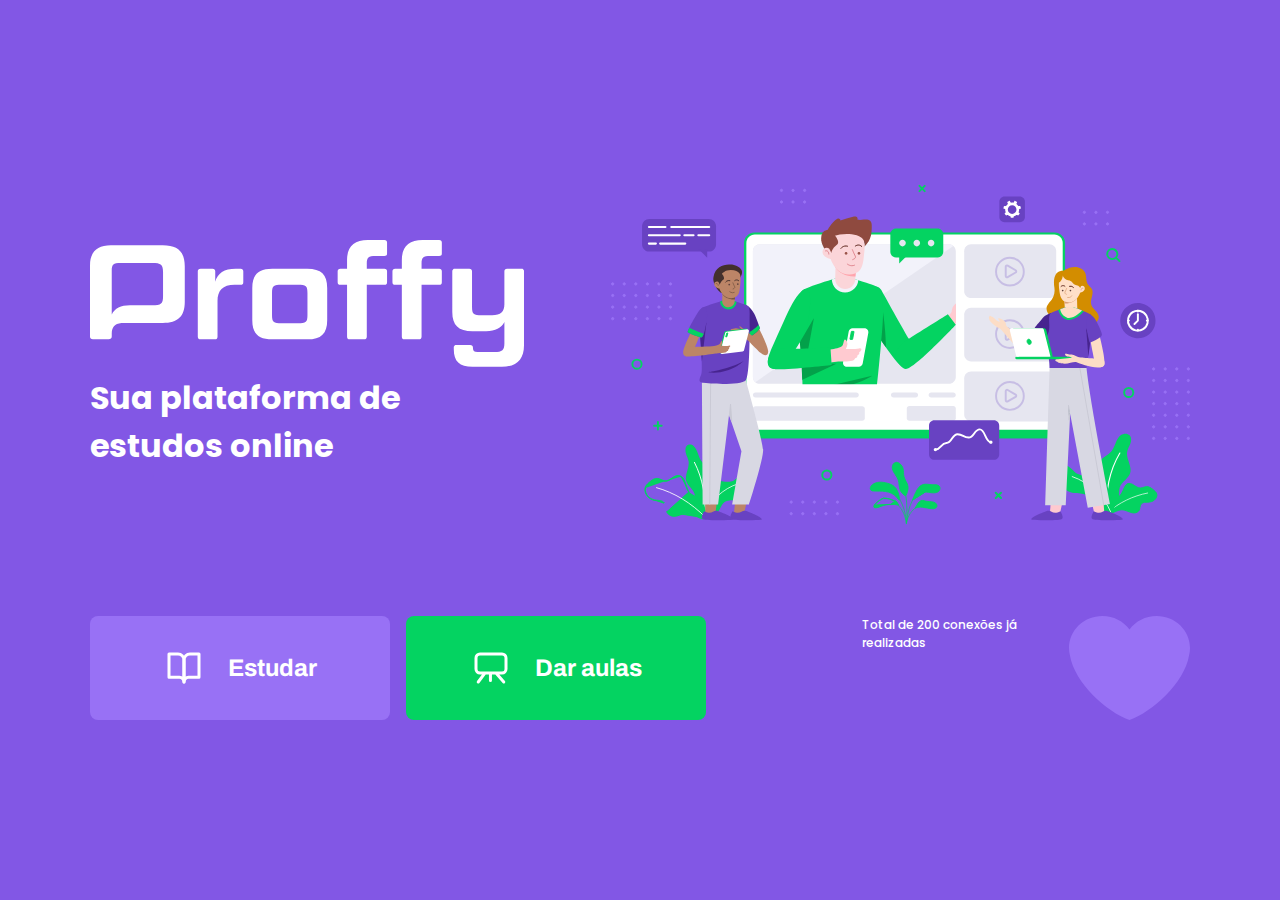
<file: index.html>
<!DOCTYPE html>
<html lang="pt_br">
<head>
    <meta charset="UTF-8">
    <meta name="viewport" content="width=device-width, initial-scale=1.0">
    <title>Proffy| Sua plataforma de estudos online</title>

    <link rel="stylesheet" href="/Styles/main.css"> <!-- para lincar com o css -->
    <link rel="stylesheet" href="/Styles/partials/page-landing.css">
    
    <link href="https://fonts.googleapis.com/css2?family=Archivo:wght@400;700&amp;family=Poppins:wght@400;600&amp;display=swap" rel="stylesheet">



</head>
<body id="page-landing">

    <div id="container">
        <div class="logo-container"> 
            <img src="/images/logo.svg" alt="Proffy">
            <h1>Sua plataforma de estudos online</h1>
    </div>

    <img class="hero-image" src="/images/landing.svg" alt="Plataforma de Estudos">

    
  
    

        <div class="buttons-container">
            <a class="study" href="/study.html">
                <img src="/images/icons/study.svg" alt="Estudar">
                Estudar
            </a>
            <a class="give-classes" href="/give-classes.html">
                <img src="/images/icons/give-classes.svg" alt="Dar aulas">
                Dar aulas
            </a>
        </div>

        <p class="total-conections">
            Total de 200 conexões já realizadas
            <img src="/images/icons/purple-heart.svg" alt="Coração roxo">
        </p>

    </div>
   
</body>
</html>
</file>
<file: Styles/main.css>
:root {
    --color-background: #F0F0F7;
    --color-primary-lighter: #9871F5;
    --color-primary-light: #916BEA;
    --color-primary: #8257E5;
    --color-primary-dark: #774DD6;
    --color-primary-darker: #6842c2;
    --color-secondary: #04D361;
    --color-secondary-dark: #04BF58;
    --color-title-in-primary: #FFFFFF;
    --color-text-in-primary: #D4C2FF;
    --color-text-title: #32264D;
    --color-text-complement: #9C98A6;
    --color-text-base: #6A6180;
    --color-line-in-white: #E6E6F0;
    --color-input-background: #F8F8FC;
    --color-button-text: #FFFFFF;
    --color-box-base: #FFFFFF;
    --color-box-footer: #FAFAFC;
    --color-small-info: #C1BCCC;
    font-size: 60%; /* controle das medidas rem */
}

* {
    margin: 0;
    padding: 0;
    box-sizing: border-box;
}

html,
body{
    height: 100vh;
}


#container {
   width: 90vw;
   max-width: 700px;
   

}

body{
    background: var(--color-background);
    display: flex;
    justify-content: center;
    align-items: center;
}

body,
input,
button,
textarea{
    font-weight: 500;
    font-family: poppins;
    font-size: 1.6rem;
    color: var(--coor-text-base);
}

@media (min-width:700px){
    :root { 
        font-size:  62.5%; /*Todo 1rem vai ser relativo a 10px*/
    }
}
</file>
<file: Styles/partials/page-landing.css>
#page-landing{
    background: var(--color-primary);
}

#page-landing #container {
   color: white;
}

.logo-container img {
    height: 10rem;
}
.logo-container {
    text-align: center;
    margin-bottom: 3.2rem;
}

.logo-container h2 {
    font-weight: 500;
    font-size: 3.6rem;
    line-height: 4.6rem;
    margin-top: 0.8rem;
}

.hero-image {
    width: 100%;
}

.buttons-container {
    display: flex;
    justify-content: center;
    margin: 3.2rem 0;
}

.buttons-container a{
    width: 30rem;
    height: 10.4rem;
    border-radius: 0.8rem; /*Arrendondar as bordas da caixa*/
    margin-right: 1.6rem;
    font: 700 2.4rem archivo;
    display: flex;
    align-items: center;
    justify-content: center;
    text-decoration: none;
    transition: background 0.2s;

    color: var(--collor-buton-text);
}

.buttons-container a img{
    width:  4rem;
    margin-right: 2.4rem;
}

.buttons-container a.study{
    background: var(--color-primary-lighter);
}

.buttons-container a.study:hover{  /*Mudança de cor após passar o mouse em cima*/
    background: var(--color-primary-light);
}
.buttons-container a.give-classes {
    background: var(--color-secondary);
    margin-right: 0;
}

.buttons-container a.give-classes:hover{
    background: var(--color-secondary-dark);
}

.total-conections{
    font-size: 1.8rem;
    display: flex; /*Alinhar elementos tanto a linha quanto o coração*/
    align-content: center; /*Aliamento da linha  */
    justify-content: center; /*Alinhar no meio da tela*/
}

.total-conections img{
    margin-left: 0.8rem;
}

@media (max-width:699px){
    :root{
        font-size: 40%; /*modificar as medidas rem*/
    }    
}


@media (min-width: 1100px){    /*largura minima desktop*/
    #page-landing #container{
        max-width: 1100px;     /*largura maxima desktop*/
        display: grid;
        grid-template-columns: 2fr 1fr 2fr;       /*FR (FRAÇÃO DA COLUNA*/
        grid-template-rows: 350px 1fr;
        grid-template-areas: /*posição estrategica */
        "proffy  image image"  
        "button button texting";
        column-gap: 87px;
        row-gap: 86px;
    } 

    .logo-container{
        grid-area: proffy;
        text-align: initial;
        align-self: center;
        margin: 0;
    }
    
    .logo-container img{
        height: 127px;
    }

    .hero-image{ 
        grid-area: image;
        height: 350px;
    }
    .buttons-container{
        grid-area: button;
        justify-content: flex-start;
        margin: 0rem;
    }
    .total-conections{
        grid-area: texting;
        justify-self: end;
        margin: 0;
        font-size: 1.2rem;
    }


}
</file>
